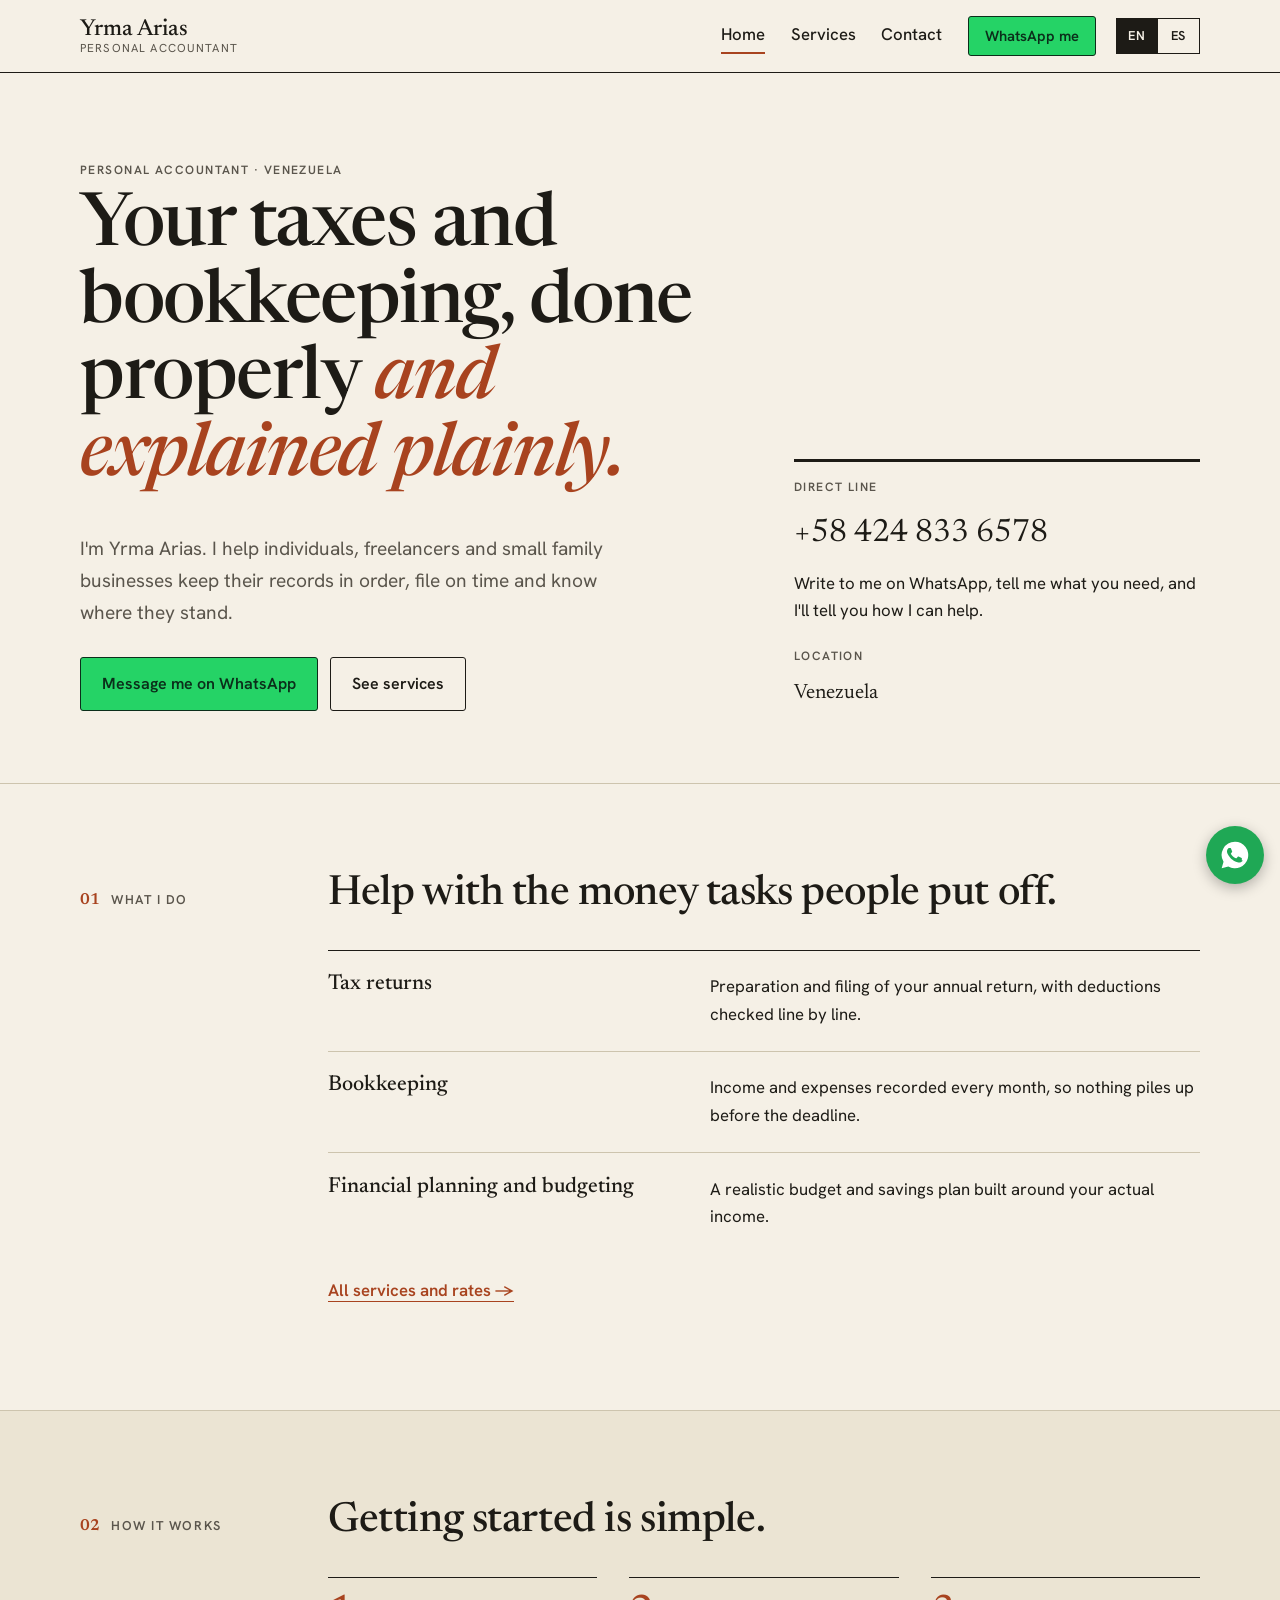
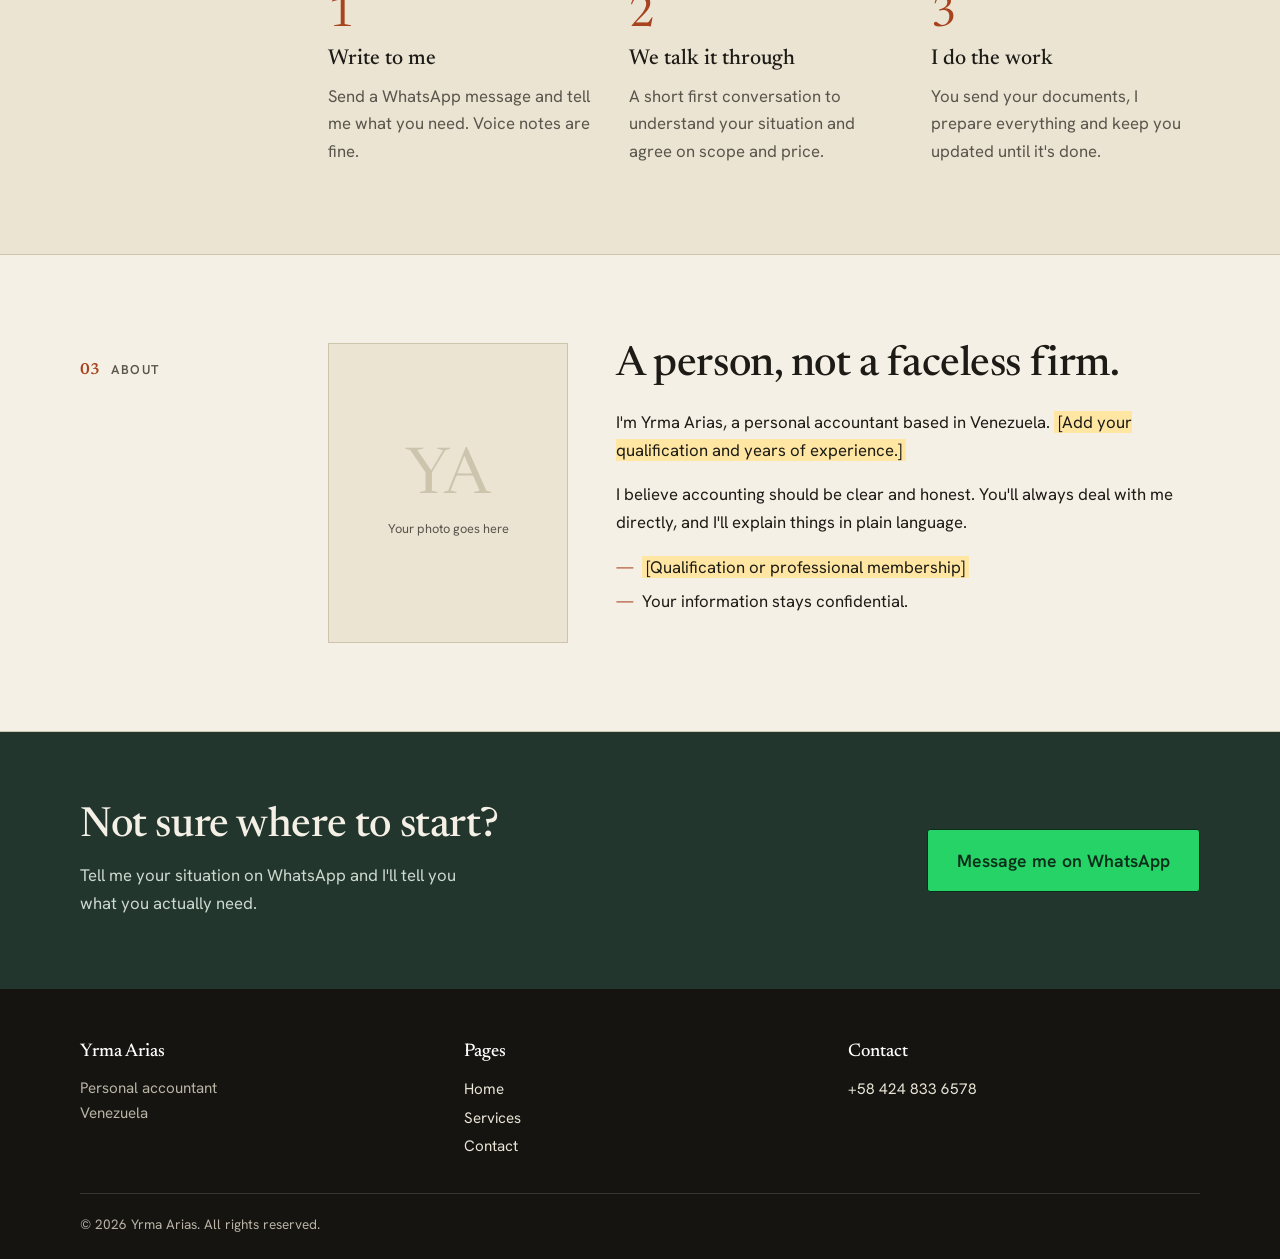
<file: index.html>
<!DOCTYPE html>
<html lang="en">
<head>
  <meta charset="UTF-8" />
  <meta name="viewport" content="width=device-width, initial-scale=1" />
  <title data-i18n="meta.home.title">Yrma Arias | Personal Accountant in Venezuela</title>
  <meta name="description" data-i18n-attr="content:meta.home.desc" content="Personal accounting in Venezuela: tax returns, bookkeeping and financial planning. Message Yrma Arias on WhatsApp." />
  <meta name="theme-color" content="#f5f0e6" />
  <script>try{var l=localStorage.getItem("lang")||((navigator.language||"en").slice(0,2)==="es"?"es":"en");document.documentElement.lang=l;if(l==="es")document.documentElement.classList.add("t-wait")}catch(e){}</script>
  <link rel="preconnect" href="https://fonts.googleapis.com" />
  <link rel="preconnect" href="https://fonts.gstatic.com" crossorigin />
  <link href="https://fonts.googleapis.com/css2?family=Hanken+Grotesk:wght@400;500;600&family=Newsreader:ital,opsz,wght@0,6..72,400;0,6..72,500;1,6..72,400&display=swap" rel="stylesheet" />
  <link rel="stylesheet" href="styles.css" />
</head>
<body>
  <a class="skip" href="#main" data-i18n="skip">Skip to content</a>

  <header class="site-header">
    <div class="container nav">
      <a href="index.html" class="logo">
        <span class="logo-name">Yrma Arias</span>
        <span class="logo-role" data-i18n="brand.role">Personal accountant</span>
      </a>
      <nav id="nav-menu" class="nav-menu" aria-label="Main navigation" data-i18n-attr="aria-label:nav.label">
        <a href="index.html" aria-current="page" data-i18n="nav.home">Home</a>
        <a href="services.html" data-i18n="nav.services">Services</a>
        <a href="contact.html" data-i18n="nav.contact">Contact</a>
        <a href="#" data-wa data-msg-key="msg.default" class="btn btn-wa btn-sm" data-i18n="nav.wa">WhatsApp me</a>
      </nav>
      <div class="lang" role="group" aria-label="Language" data-i18n-attr="aria-label:lang.label">
        <button type="button" data-lang="en" lang="en" aria-label="English">EN</button>
        <button type="button" data-lang="es" lang="es" aria-label="Español">ES</button>
      </div>
      <button class="nav-toggle" type="button" aria-label="Open menu" aria-expanded="false" aria-controls="nav-menu">
        <span></span><span></span><span></span>
      </button>
    </div>
  </header>

  <main id="main">
    <!-- HERO -->
    <section class="hero">
      <div class="container hero-grid">
        <div>
          <p class="eyebrow" data-i18n="home.eyebrow">Personal accountant · Venezuela</p>
          <h1 data-i18n-html="home.h1">Your taxes and bookkeeping, done properly <em>and explained plainly.</em></h1>
          <p class="lead" data-i18n="home.lead">I'm Yrma Arias. I help individuals, freelancers and small family businesses keep their records in order, file on time and know where they stand.</p>
          <div class="actions">
            <a href="#" data-wa data-msg-key="msg.chat" class="btn btn-wa" data-i18n="btn.wa">Message me on WhatsApp</a>
            <a href="services.html" class="btn btn-ghost" data-i18n="home.services">See services</a>
          </div>
        </div>

        <aside class="direct">
          <p class="small-label" data-i18n="home.direct">Direct line</p>
          <a href="#" data-wa data-phone-text class="direct-num">+58 424 833 6578</a>
          <p data-i18n="home.direct.text">Write to me on WhatsApp, tell me what you need, and I'll tell you how I can help.</p>
          <p class="small-label" data-i18n="home.loc">Location</p>
          <p class="direct-loc">Venezuela</p>
        </aside>
      </div>
    </section>

    <!-- SERVICES -->
    <section class="section">
      <div class="container split">
        <div class="label"><span class="n">01</span><span data-i18n="home.svc.eyebrow">What I do</span></div>
        <div>
          <h2 data-i18n="home.svc.h2">Help with the money tasks people put off.</h2>
          <ul class="rows">
            <li>
              <h3 data-i18n="svc.tax.t">Tax returns</h3>
              <p data-i18n="svc.tax.d">Preparation and filing of your annual return, with deductions checked line by line.</p>
            </li>
            <li>
              <h3 data-i18n="svc.book.t">Bookkeeping</h3>
              <p data-i18n="svc.book.d">Income and expenses recorded every month, so nothing piles up before the deadline.</p>
            </li>
            <li>
              <h3 data-i18n="svc.plan.t">Financial planning and budgeting</h3>
              <p data-i18n="svc.plan.d">A realistic budget and savings plan built around your actual income.</p>
            </li>
          </ul>
          <p><a href="services.html" class="text-link" data-i18n="home.svc.all">All services and rates →</a></p>
        </div>
      </div>
    </section>

    <!-- HOW IT WORKS -->
    <section class="section tint">
      <div class="container split">
        <div class="label"><span class="n">02</span><span data-i18n="how.eyebrow">How it works</span></div>
        <div>
          <h2 data-i18n="how.h2">Getting started is simple.</h2>
          <ol class="steps">
            <li>
              <span class="stepn">1</span>
              <h3 data-i18n="how.s1.t">Write to me</h3>
              <p data-i18n="how.s1.d">Send a WhatsApp message and tell me what you need. Voice notes are fine.</p>
            </li>
            <li>
              <span class="stepn">2</span>
              <h3 data-i18n="how.s2.t">We talk it through</h3>
              <p data-i18n="how.s2.d">A short first conversation to understand your situation and agree on scope and price.</p>
            </li>
            <li>
              <span class="stepn">3</span>
              <h3 data-i18n="how.s3.t">I do the work</h3>
              <p data-i18n="how.s3.d">You send your documents, I prepare everything and keep you updated until it's done.</p>
            </li>
          </ol>
        </div>
      </div>
    </section>

    <!-- ABOUT -->
    <section class="section">
      <div class="container split">
        <div class="label"><span class="n">03</span><span data-i18n="about.eyebrow">About</span></div>
        <div class="about">
          <!-- To use a real photo, replace this <figure> with: <img class="about-photo" src="yrma.jpg" alt="Yrma Arias"> -->
          <figure class="about-photo" aria-label="Photo placeholder">
            <span class="initials">YA</span>
            <figcaption data-i18n="about.photo">Your photo goes here</figcaption>
          </figure>
          <div>
            <h2 data-i18n="about.h2">A person, not a faceless firm.</h2>
            <p data-i18n-html="about.p1">I'm Yrma Arias, a personal accountant based in Venezuela. <span class="todo">[Add your qualification and years of experience.]</span></p>
            <p data-i18n="about.p2">I believe accounting should be clear and honest. You'll always deal with me directly, and I'll explain things in plain language.</p>
            <ul class="dash">
              <li data-i18n-html="about.li1"><span class="todo">[Qualification or professional membership]</span></li>
              <li data-i18n="about.li2">Your information stays confidential.</li>
            </ul>
          </div>
        </div>
      </div>
    </section>

    <!-- CTA -->
    <section class="cta">
      <div class="container cta-inner">
        <div>
          <h2 data-i18n="cta.h2">Not sure where to start?</h2>
          <p data-i18n="cta.p">Tell me your situation on WhatsApp and I'll tell you what you actually need.</p>
        </div>
        <a href="#" data-wa data-msg-key="msg.chat" class="btn btn-wa btn-lg" data-i18n="btn.wa">Message me on WhatsApp</a>
      </div>
    </section>
  </main>

  <footer class="site-footer">
    <div class="container footer-grid">
      <div>
        <strong>Yrma Arias</strong>
        <p><span data-i18n="brand.role">Personal accountant</span><br />Venezuela</p>
      </div>
      <div class="footer-links">
        <strong data-i18n="footer.pages">Pages</strong>
        <a href="index.html" data-i18n="nav.home">Home</a>
        <a href="services.html" data-i18n="nav.services">Services</a>
        <a href="contact.html" data-i18n="nav.contact">Contact</a>
      </div>
      <div class="footer-links">
        <strong data-i18n="footer.contact">Contact</strong>
        <a href="#" data-wa data-phone-text>+58 424 833 6578</a>
        <a href="#" data-email-link></a>
      </div>
    </div>
    <div class="container copy">© <span id="year"></span> Yrma Arias. <span data-i18n="footer.rights">All rights reserved.</span></div>
  </footer>

  <a href="#" data-wa data-msg-key="msg.default" class="wa-float" aria-label="Chat on WhatsApp" data-i18n-attr="aria-label:wa.float">
    <svg viewBox="0 0 24 24" aria-hidden="true"><path fill-rule="evenodd" d="M12 2a10 10 0 0 0-8.6 15.1L2 22l5-1.3A10 10 0 1 0 12 2Zm5.8 14.2c-.2.7-1.4 1.3-2 1.4-.5.1-1.2.1-1.9-.1-.4-.1-1-.3-1.7-.6-3-1.3-4.9-4.3-5-4.5-.1-.2-1.2-1.6-1.2-3s.8-2.1 1-2.4c.3-.3.6-.3.8-.3h.6c.2 0 .4 0 .6.5l.8 2c.1.2.1.4 0 .5l-.3.5-.4.4c-.1.2-.3.3-.1.6.2.3.7 1.2 1.5 1.9 1 .9 1.9 1.2 2.2 1.3.3.1.4.1.6-.1l.8-1c.2-.3.4-.2.6-.1l1.9.9c.3.1.5.2.5.3.1.2.1.8-.1 1.5Z"/></svg>
  </a>

  <script src="i18n.js"></script>
  <script src="script.js"></script>
</body>
</html>
</file>
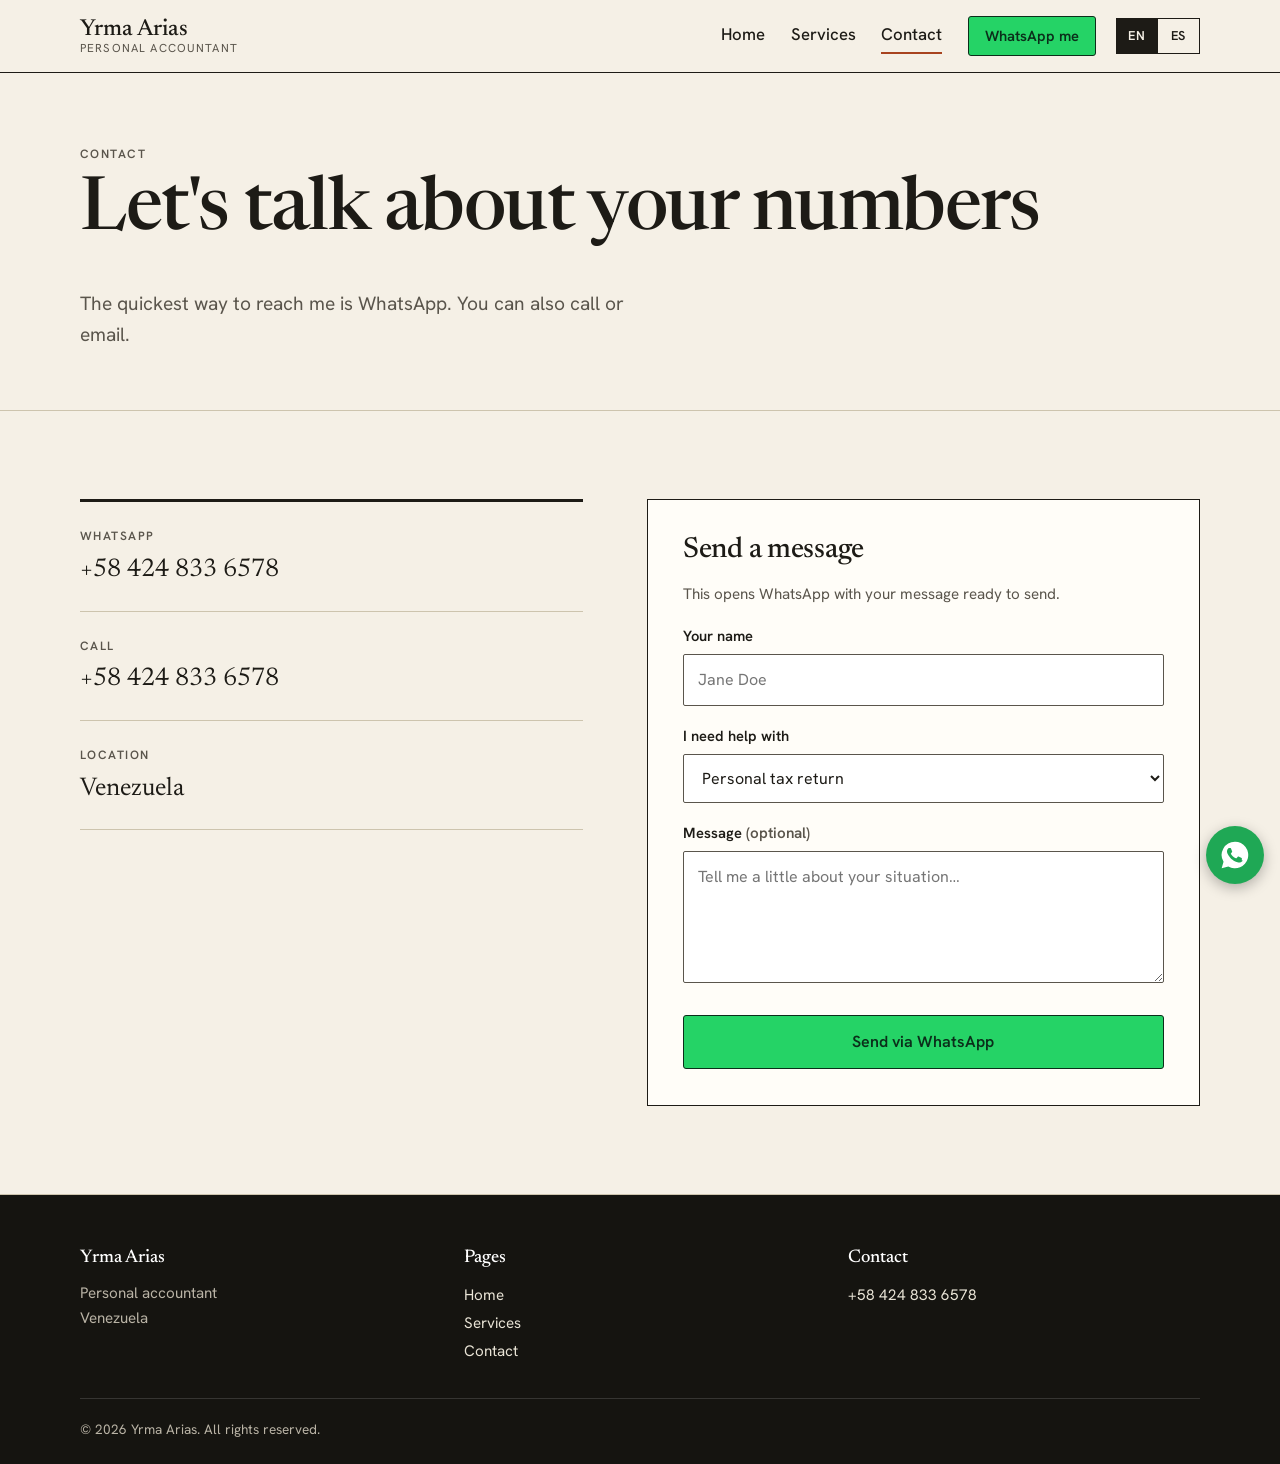
<file: contact.html>
<!DOCTYPE html>
<html lang="en">
<head>
  <meta charset="UTF-8" />
  <meta name="viewport" content="width=device-width, initial-scale=1" />
  <title data-i18n="meta.contact.title">Contact | Yrma Arias</title>
  <meta name="description" data-i18n-attr="content:meta.contact.desc" content="Contact Yrma Arias on WhatsApp, by phone or by email." />
  <meta name="theme-color" content="#f5f0e6" />
  <script>try{var l=localStorage.getItem("lang")||((navigator.language||"en").slice(0,2)==="es"?"es":"en");document.documentElement.lang=l;if(l==="es")document.documentElement.classList.add("t-wait")}catch(e){}</script>
  <link rel="preconnect" href="https://fonts.googleapis.com" />
  <link rel="preconnect" href="https://fonts.gstatic.com" crossorigin />
  <link href="https://fonts.googleapis.com/css2?family=Hanken+Grotesk:wght@400;500;600&family=Newsreader:ital,opsz,wght@0,6..72,400;0,6..72,500;1,6..72,400&display=swap" rel="stylesheet" />
  <link rel="stylesheet" href="styles.css" />
</head>
<body>
  <a class="skip" href="#main" data-i18n="skip">Skip to content</a>

  <header class="site-header">
    <div class="container nav">
      <a href="index.html" class="logo">
        <span class="logo-name">Yrma Arias</span>
        <span class="logo-role" data-i18n="brand.role">Personal accountant</span>
      </a>
      <nav id="nav-menu" class="nav-menu" aria-label="Main navigation" data-i18n-attr="aria-label:nav.label">
        <a href="index.html" data-i18n="nav.home">Home</a>
        <a href="services.html" data-i18n="nav.services">Services</a>
        <a href="contact.html" aria-current="page" data-i18n="nav.contact">Contact</a>
        <a href="#" data-wa data-msg-key="msg.default" class="btn btn-wa btn-sm" data-i18n="nav.wa">WhatsApp me</a>
      </nav>
      <div class="lang" role="group" aria-label="Language" data-i18n-attr="aria-label:lang.label">
        <button type="button" data-lang="en" lang="en" aria-label="English">EN</button>
        <button type="button" data-lang="es" lang="es" aria-label="Español">ES</button>
      </div>
      <button class="nav-toggle" type="button" aria-label="Open menu" aria-expanded="false" aria-controls="nav-menu">
        <span></span><span></span><span></span>
      </button>
    </div>
  </header>

  <main id="main">
    <section class="page-hero">
      <div class="container">
        <p class="eyebrow" data-i18n="contact.eyebrow">Contact</p>
        <h1 data-i18n="contact.h1">Let's talk about your numbers</h1>
        <p class="lead" data-i18n="contact.lead">The quickest way to reach me is WhatsApp. You can also call or email.</p>
      </div>
    </section>

    <section class="section">
      <div class="container contact-grid">

        <div class="clist">
          <a href="#" data-wa data-msg-key="msg.chat" class="crow crow-wa">
            <span class="small-label">WhatsApp</span>
            <span class="cval" data-phone-text>+58 424 833 6578</span>
          </a>
          <a href="#" data-tel-link class="crow">
            <span class="small-label" data-i18n="contact.call">Call</span>
            <span class="cval" data-phone-text>+58 424 833 6578</span>
          </a>
          <a href="#" data-email-link class="crow">
            <span class="small-label" data-i18n="contact.email">Email</span>
            <span class="cval" data-email-text></span>
          </a>
          <div class="crow">
            <span class="small-label" data-i18n="contact.loc">Location</span>
            <span class="cval">Venezuela</span>
          </div>
        </div>

        <form id="contact-form" class="form" novalidate>
          <h2 data-i18n="form.h2">Send a message</h2>
          <p class="muted" data-i18n="form.note">This opens WhatsApp with your message ready to send.</p>

          <label for="name" data-i18n="form.name">Your name</label>
          <input id="name" type="text" autocomplete="name" required placeholder="Jane Doe" data-i18n-attr="placeholder:form.name.ph" />

          <label for="service" data-i18n="form.service">I need help with</label>
          <select id="service">
            <option data-i18n="form.opt1">Personal tax return</option>
            <option data-i18n="form.opt2">Bookkeeping</option>
            <option data-i18n="form.opt3">Financial planning</option>
            <option data-i18n="form.opt4">Self-employed support</option>
            <option data-i18n="form.opt5">Not sure yet</option>
          </select>

          <label for="message"><span data-i18n="form.msg">Message</span> <span class="muted" data-i18n="form.optional">(optional)</span></label>
          <textarea id="message" rows="4" placeholder="Tell me a little about your situation…" data-i18n-attr="placeholder:form.msg.ph"></textarea>

          <button type="submit" class="btn btn-wa btn-block" data-i18n="form.send">Send via WhatsApp</button>
          <p class="form-error" id="form-error" role="alert" hidden data-i18n="form.err">Please enter your name.</p>
        </form>

      </div>
    </section>
  </main>

  <footer class="site-footer">
    <div class="container footer-grid">
      <div>
        <strong>Yrma Arias</strong>
        <p><span data-i18n="brand.role">Personal accountant</span><br />Venezuela</p>
      </div>
      <div class="footer-links">
        <strong data-i18n="footer.pages">Pages</strong>
        <a href="index.html" data-i18n="nav.home">Home</a>
        <a href="services.html" data-i18n="nav.services">Services</a>
        <a href="contact.html" data-i18n="nav.contact">Contact</a>
      </div>
      <div class="footer-links">
        <strong data-i18n="footer.contact">Contact</strong>
        <a href="#" data-wa data-phone-text>+58 424 833 6578</a>
        <a href="#" data-email-link></a>
      </div>
    </div>
    <div class="container copy">© <span id="year"></span> Yrma Arias. <span data-i18n="footer.rights">All rights reserved.</span></div>
  </footer>

  <a href="#" data-wa data-msg-key="msg.default" class="wa-float" aria-label="Chat on WhatsApp" data-i18n-attr="aria-label:wa.float">
    <svg viewBox="0 0 24 24" aria-hidden="true"><path fill-rule="evenodd" d="M12 2a10 10 0 0 0-8.6 15.1L2 22l5-1.3A10 10 0 1 0 12 2Zm5.8 14.2c-.2.7-1.4 1.3-2 1.4-.5.1-1.2.1-1.9-.1-.4-.1-1-.3-1.7-.6-3-1.3-4.9-4.3-5-4.5-.1-.2-1.2-1.6-1.2-3s.8-2.1 1-2.4c.3-.3.6-.3.8-.3h.6c.2 0 .4 0 .6.5l.8 2c.1.2.1.4 0 .5l-.3.5-.4.4c-.1.2-.3.3-.1.6.2.3.7 1.2 1.5 1.9 1 .9 1.9 1.2 2.2 1.3.3.1.4.1.6-.1l.8-1c.2-.3.4-.2.6-.1l1.9.9c.3.1.5.2.5.3.1.2.1.8-.1 1.5Z"/></svg>
  </a>

  <script src="i18n.js"></script>
  <script src="script.js"></script>
</body>
</html>
</file>
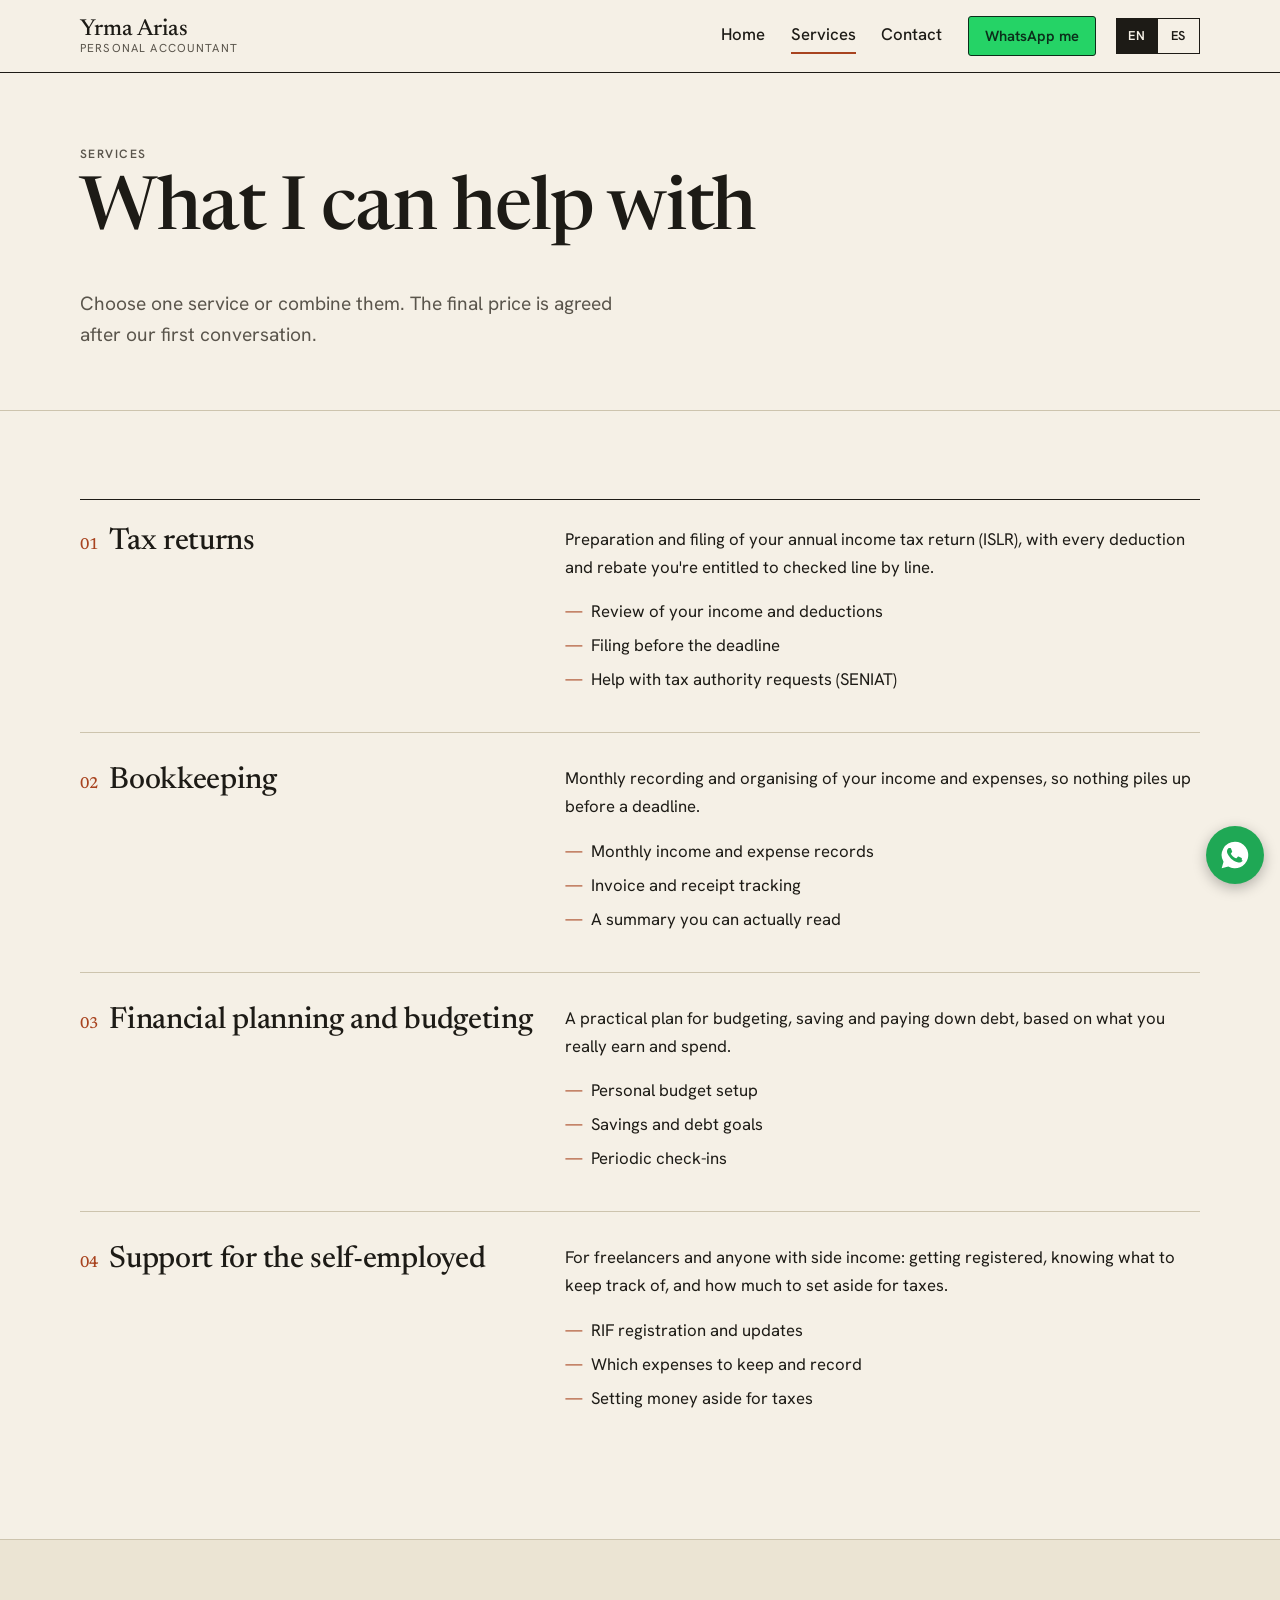
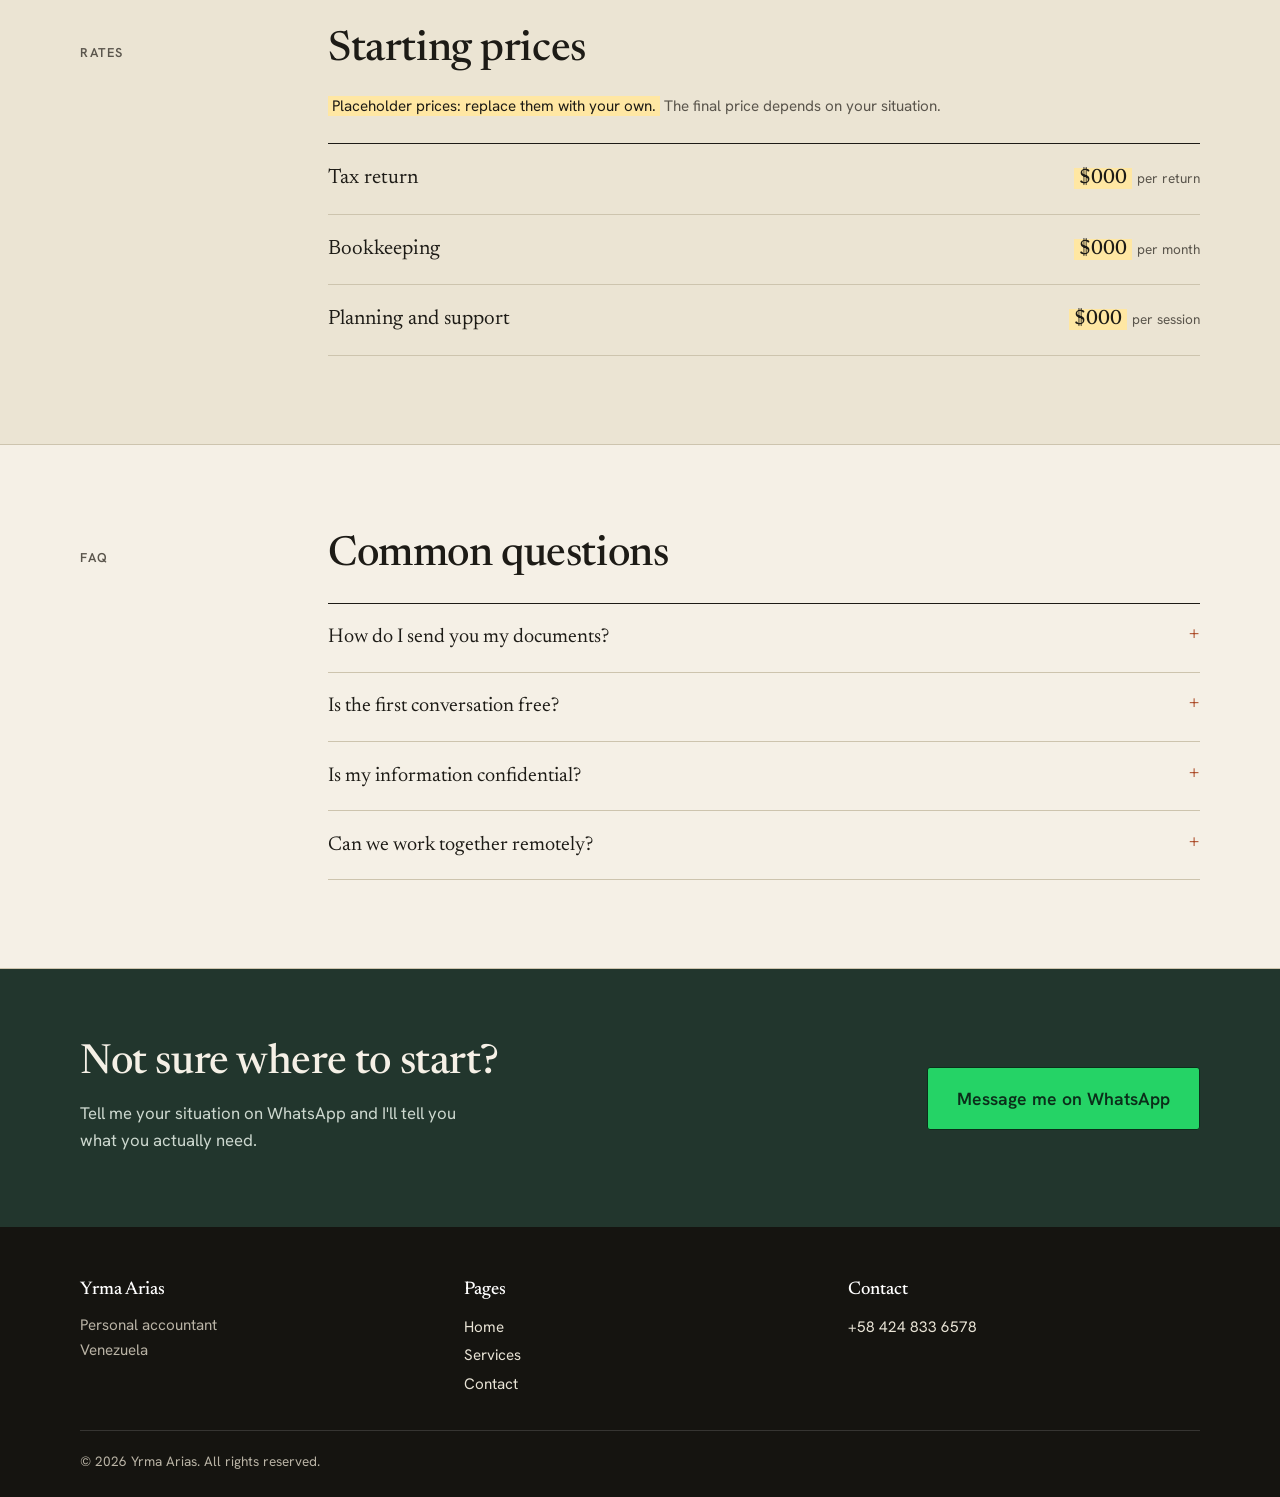
<file: services.html>
<!DOCTYPE html>
<html lang="en">
<head>
  <meta charset="UTF-8" />
  <meta name="viewport" content="width=device-width, initial-scale=1" />
  <title data-i18n="meta.svc.title">Services and rates | Yrma Arias</title>
  <meta name="description" data-i18n-attr="content:meta.svc.desc" content="Tax returns, bookkeeping, financial planning and support for the self-employed, with Yrma Arias in Venezuela." />
  <meta name="theme-color" content="#f5f0e6" />
  <script>try{var l=localStorage.getItem("lang")||((navigator.language||"en").slice(0,2)==="es"?"es":"en");document.documentElement.lang=l;if(l==="es")document.documentElement.classList.add("t-wait")}catch(e){}</script>
  <link rel="preconnect" href="https://fonts.googleapis.com" />
  <link rel="preconnect" href="https://fonts.gstatic.com" crossorigin />
  <link href="https://fonts.googleapis.com/css2?family=Hanken+Grotesk:wght@400;500;600&family=Newsreader:ital,opsz,wght@0,6..72,400;0,6..72,500;1,6..72,400&display=swap" rel="stylesheet" />
  <link rel="stylesheet" href="styles.css" />
</head>
<body>
  <a class="skip" href="#main" data-i18n="skip">Skip to content</a>

  <header class="site-header">
    <div class="container nav">
      <a href="index.html" class="logo">
        <span class="logo-name">Yrma Arias</span>
        <span class="logo-role" data-i18n="brand.role">Personal accountant</span>
      </a>
      <nav id="nav-menu" class="nav-menu" aria-label="Main navigation" data-i18n-attr="aria-label:nav.label">
        <a href="index.html" data-i18n="nav.home">Home</a>
        <a href="services.html" aria-current="page" data-i18n="nav.services">Services</a>
        <a href="contact.html" data-i18n="nav.contact">Contact</a>
        <a href="#" data-wa data-msg-key="msg.default" class="btn btn-wa btn-sm" data-i18n="nav.wa">WhatsApp me</a>
      </nav>
      <div class="lang" role="group" aria-label="Language" data-i18n-attr="aria-label:lang.label">
        <button type="button" data-lang="en" lang="en" aria-label="English">EN</button>
        <button type="button" data-lang="es" lang="es" aria-label="Español">ES</button>
      </div>
      <button class="nav-toggle" type="button" aria-label="Open menu" aria-expanded="false" aria-controls="nav-menu">
        <span></span><span></span><span></span>
      </button>
    </div>
  </header>

  <main id="main">
    <section class="page-hero">
      <div class="container">
        <p class="eyebrow" data-i18n="svc.eyebrow">Services</p>
        <h1 data-i18n="svc.h1">What I can help with</h1>
        <p class="lead" data-i18n="svc.lead">Choose one service or combine them. The final price is agreed after our first conversation.</p>
      </div>
    </section>

    <section class="section">
      <div class="container">
        <article class="svc">
          <h2><span class="n">01</span><span data-i18n="svc.tax.t">Tax returns</span></h2>
          <div>
            <p data-i18n="svc.tax.long">Preparation and filing of your annual income tax return (ISLR), with every deduction and rebate you're entitled to checked line by line.</p>
            <ul class="dash">
              <li data-i18n="svc.tax.i1">Review of your income and deductions</li>
              <li data-i18n="svc.tax.i2">Filing before the deadline</li>
              <li data-i18n="svc.tax.i3">Help with tax authority requests (SENIAT)</li>
            </ul>
          </div>
        </article>

        <article class="svc">
          <h2><span class="n">02</span><span data-i18n="svc.book.t">Bookkeeping</span></h2>
          <div>
            <p data-i18n="svc.book.long">Monthly recording and organising of your income and expenses, so nothing piles up before a deadline.</p>
            <ul class="dash">
              <li data-i18n="svc.book.i1">Monthly income and expense records</li>
              <li data-i18n="svc.book.i2">Invoice and receipt tracking</li>
              <li data-i18n="svc.book.i3">A summary you can actually read</li>
            </ul>
          </div>
        </article>

        <article class="svc">
          <h2><span class="n">03</span><span data-i18n="svc.plan.t">Financial planning and budgeting</span></h2>
          <div>
            <p data-i18n="svc.plan.long">A practical plan for budgeting, saving and paying down debt, based on what you really earn and spend.</p>
            <ul class="dash">
              <li data-i18n="svc.plan.i1">Personal budget setup</li>
              <li data-i18n="svc.plan.i2">Savings and debt goals</li>
              <li data-i18n="svc.plan.i3">Periodic check-ins</li>
            </ul>
          </div>
        </article>

        <article class="svc">
          <h2><span class="n">04</span><span data-i18n="svc.self.t">Support for the self-employed</span></h2>
          <div>
            <p data-i18n="svc.self.long">For freelancers and anyone with side income: getting registered, knowing what to keep track of, and how much to set aside for taxes.</p>
            <ul class="dash">
              <li data-i18n="svc.self.i1">RIF registration and updates</li>
              <li data-i18n="svc.self.i2">Which expenses to keep and record</li>
              <li data-i18n="svc.self.i3">Setting money aside for taxes</li>
            </ul>
          </div>
        </article>
      </div>
    </section>

    <!-- RATES -->
    <section class="section tint">
      <div class="container split">
        <div class="label"><span data-i18n="price.eyebrow">Rates</span></div>
        <div>
          <h2 data-i18n="price.h2">Starting prices</h2>
          <p class="muted" data-i18n-html="price.note"><span class="todo">Placeholder prices: replace them with your own.</span> The final price depends on your situation.</p>
          <div class="rates">
            <div class="rate"><span data-i18n="price.tax">Tax return</span><span><b class="amt todo">$000</b> <small data-i18n="price.tax.u">per return</small></span></div>
            <div class="rate"><span data-i18n="price.book">Bookkeeping</span><span><b class="amt todo">$000</b> <small data-i18n="price.book.u">per month</small></span></div>
            <div class="rate"><span data-i18n="price.plan">Planning and support</span><span><b class="amt todo">$000</b> <small data-i18n="price.plan.u">per session</small></span></div>
          </div>
        </div>
      </div>
    </section>

    <!-- FAQ -->
    <section class="section">
      <div class="container split">
        <div class="label"><span data-i18n="faq.eyebrow">FAQ</span></div>
        <div>
          <h2 data-i18n="faq.h2">Common questions</h2>
          <details>
            <summary data-i18n="faq.q1">How do I send you my documents?</summary>
            <p data-i18n="faq.a1">By WhatsApp photo, by email, or whichever way is easiest for you.</p>
          </details>
          <details>
            <summary data-i18n="faq.q2">Is the first conversation free?</summary>
            <p data-i18n="faq.a2">Yes. No cost and no commitment. We'll see whether I can help.</p>
          </details>
          <details>
            <summary data-i18n="faq.q3">Is my information confidential?</summary>
            <p data-i18n="faq.a3">Yes. Your financial details are only used to do your work and are never shared.</p>
          </details>
          <details>
            <summary data-i18n="faq.q4">Can we work together remotely?</summary>
            <p data-i18n="faq.a4">Yes. Everything can be done over WhatsApp, phone or email.</p>
          </details>
        </div>
      </div>
    </section>

    <section class="cta">
      <div class="container cta-inner">
        <div>
          <h2 data-i18n="cta.h2">Not sure where to start?</h2>
          <p data-i18n="cta.p">Tell me your situation on WhatsApp and I'll tell you what you actually need.</p>
        </div>
        <a href="#" data-wa data-msg-key="msg.chat" class="btn btn-wa btn-lg" data-i18n="btn.wa">Message me on WhatsApp</a>
      </div>
    </section>
  </main>

  <footer class="site-footer">
    <div class="container footer-grid">
      <div>
        <strong>Yrma Arias</strong>
        <p><span data-i18n="brand.role">Personal accountant</span><br />Venezuela</p>
      </div>
      <div class="footer-links">
        <strong data-i18n="footer.pages">Pages</strong>
        <a href="index.html" data-i18n="nav.home">Home</a>
        <a href="services.html" data-i18n="nav.services">Services</a>
        <a href="contact.html" data-i18n="nav.contact">Contact</a>
      </div>
      <div class="footer-links">
        <strong data-i18n="footer.contact">Contact</strong>
        <a href="#" data-wa data-phone-text>+58 424 833 6578</a>
        <a href="#" data-email-link></a>
      </div>
    </div>
    <div class="container copy">© <span id="year"></span> Yrma Arias. <span data-i18n="footer.rights">All rights reserved.</span></div>
  </footer>

  <a href="#" data-wa data-msg-key="msg.default" class="wa-float" aria-label="Chat on WhatsApp" data-i18n-attr="aria-label:wa.float">
    <svg viewBox="0 0 24 24" aria-hidden="true"><path fill-rule="evenodd" d="M12 2a10 10 0 0 0-8.6 15.1L2 22l5-1.3A10 10 0 1 0 12 2Zm5.8 14.2c-.2.7-1.4 1.3-2 1.4-.5.1-1.2.1-1.9-.1-.4-.1-1-.3-1.7-.6-3-1.3-4.9-4.3-5-4.5-.1-.2-1.2-1.6-1.2-3s.8-2.1 1-2.4c.3-.3.6-.3.8-.3h.6c.2 0 .4 0 .6.5l.8 2c.1.2.1.4 0 .5l-.3.5-.4.4c-.1.2-.3.3-.1.6.2.3.7 1.2 1.5 1.9 1 .9 1.9 1.2 2.2 1.3.3.1.4.1.6-.1l.8-1c.2-.3.4-.2.6-.1l1.9.9c.3.1.5.2.5.3.1.2.1.8-.1 1.5Z"/></svg>
  </a>

  <script src="i18n.js"></script>
  <script src="script.js"></script>
</body>
</html>
</file>
<file: styles.css>
/* ---------- Tokens ---------- */
:root {
  --paper: #f5f0e6;
  --tint: #ebe4d3;
  --card: #fffdf8;
  --ink: #1d1b16;
  --soft: #5a554c;
  --rule: #cdc4ae;
  --accent: #a8431f;
  --deep: #22362d;
  --wa: #25d366;
  --wa-hover: #1fbf5c;
  --wa-ink: #0b2e1a;
  --font-head: "Newsreader", Georgia, "Times New Roman", serif;
  --font-body: "Hanken Grotesk", system-ui, -apple-system, "Segoe UI", Roboto, sans-serif;
}

/* ---------- Base ---------- */
*, *::before, *::after { box-sizing: border-box; }
[hidden] { display: none !important; }
html { scroll-behavior: smooth; }
body {
  margin: 0; font-family: var(--font-body); font-size: 1.05rem; line-height: 1.65;
  color: var(--ink); background: var(--paper); -webkit-text-size-adjust: 100%;
}
/* hides the page for a split second when Spanish is loading, to avoid an English flash */
.t-wait body { opacity: 0; animation: reveal 0s 1.2s forwards; }
@keyframes reveal { to { opacity: 1; } }

a { color: var(--accent); }
h1, h2, h3 { font-family: var(--font-head); font-weight: 500; line-height: 1.1; margin: 0 0 .5em; color: var(--ink); }
h1 { font-size: clamp(2.4rem, 6.5vw, 4.6rem); letter-spacing: -.02em; line-height: 1.04; }
h1 em { color: var(--accent); }
h2 { font-size: clamp(1.7rem, 4vw, 2.6rem); letter-spacing: -.01em; }
h3 { font-size: 1.35rem; }
p { margin: 0 0 1em; }
.container { width: min(1120px, 100% - 2.5rem); margin-inline: auto; }
.muted { color: var(--soft); font-size: .95rem; }
.lead { font-size: 1.2rem; color: var(--soft); max-width: 52ch; }
.eyebrow, .small-label {
  text-transform: uppercase; letter-spacing: .12em; font-size: .75rem; font-weight: 600;
  color: var(--soft); margin: 0 0 .6rem;
}
:focus-visible { outline: 3px solid var(--accent); outline-offset: 3px; }
.skip { position: absolute; left: -999px; top: 0; background: var(--ink); color: #fff; padding: .6rem 1rem; z-index: 100; }
.skip:focus { left: 0; }
.todo { background: #ffe7a3; color: var(--ink); padding: 0 .25em; }

/* ---------- Buttons ---------- */
.btn {
  display: inline-flex; align-items: center; justify-content: center; gap: .5rem;
  padding: .8rem 1.3rem; min-height: 48px; border-radius: 3px; border: 1.5px solid var(--ink);
  font: inherit; font-weight: 600; font-size: 1rem; text-decoration: none; cursor: pointer;
  color: var(--ink); background: transparent; transition: background .15s, color .15s;
}
.btn-wa { background: var(--wa); border-color: var(--wa-ink); color: var(--wa-ink); }
.btn-wa:hover { background: var(--wa-hover); }
.btn-ghost:hover { background: var(--ink); color: var(--paper); }
.btn-sm { min-height: 40px; padding: .45rem 1rem; font-size: .92rem; }
.btn-lg { padding: 1rem 1.8rem; font-size: 1.1rem; }
.btn-block { width: 100%; }
.text-link { font-weight: 600; text-decoration: none; border-bottom: 1.5px solid var(--accent); }
.text-link:hover { background: rgba(168, 67, 31, .08); }

/* ---------- Header ---------- */
.site-header { position: sticky; top: 0; z-index: 50; background: var(--paper); border-bottom: 1px solid var(--ink); }
.nav { display: flex; align-items: center; gap: 1.25rem; min-height: 72px; }
.logo { display: flex; flex-direction: column; text-decoration: none; color: var(--ink); line-height: 1.1; }
.logo-name { font-family: var(--font-head); font-size: 1.45rem; font-weight: 500; }
.logo-role { font-size: .72rem; letter-spacing: .1em; text-transform: uppercase; color: var(--soft); }

.nav-menu { margin-left: auto; display: flex; align-items: center; gap: 1.6rem; }
.nav-menu a:not(.btn) { color: var(--ink); text-decoration: none; font-weight: 500; padding: .2rem 0; border-bottom: 2px solid transparent; }
.nav-menu a:not(.btn):hover, .nav-menu a[aria-current="page"] { border-bottom-color: var(--accent); }

.lang { display: flex; }
.lang button {
  font: inherit; font-size: .8rem; font-weight: 600; letter-spacing: .05em; cursor: pointer;
  min-width: 42px; min-height: 36px; padding: 0 .5rem; background: transparent; color: var(--ink);
  border: 1px solid var(--ink);
}
.lang button + button { border-left: 0; }
.lang button[aria-pressed="true"] { background: var(--ink); color: var(--paper); }

.nav-toggle { display: none; background: none; border: 0; width: 44px; height: 44px; cursor: pointer; padding: 0; }
.nav-toggle span { display: block; width: 24px; height: 2px; background: var(--ink); margin: 5px auto; transition: transform .25s, opacity .2s; }
.nav-toggle[aria-expanded="true"] span:nth-child(1) { transform: translateY(7px) rotate(45deg); }
.nav-toggle[aria-expanded="true"] span:nth-child(2) { opacity: 0; }
.nav-toggle[aria-expanded="true"] span:nth-child(3) { transform: translateY(-7px) rotate(-45deg); }

/* ---------- Hero ---------- */
.hero { padding: clamp(2.5rem, 7vw, 5.5rem) 0 clamp(2.5rem, 6vw, 4.5rem); border-bottom: 1px solid var(--rule); }
.hero-grid { display: grid; grid-template-columns: 1.6fr 1fr; gap: clamp(2rem, 5vw, 4.5rem); align-items: end; }
.actions { display: flex; flex-wrap: wrap; gap: .8rem; margin-top: 1.8rem; }
.direct { border-top: 3px solid var(--ink); padding-top: 1rem; }
.direct-num { display: block; font-family: var(--font-head); font-size: clamp(1.6rem, 3vw, 2rem); color: var(--ink); text-decoration: none; margin-bottom: .6rem; }
.direct-num:hover { color: var(--accent); }
.direct-loc { font-family: var(--font-head); font-size: 1.3rem; margin: 0; }
.direct .small-label:not(:first-child) { margin-top: 1.4rem; }

/* ---------- Sections ---------- */
.section { padding: clamp(3rem, 7vw, 5.5rem) 0; border-bottom: 1px solid var(--rule); }
.tint { background: var(--tint); }
.split { display: grid; grid-template-columns: minmax(0, 200px) minmax(0, 1fr); gap: 1.5rem 3rem; }
.label { font-size: .8rem; font-weight: 600; letter-spacing: .12em; text-transform: uppercase; color: var(--soft); padding-top: .9rem; }
.n { font-family: var(--font-head); font-size: 1rem; color: var(--accent); margin-right: .7rem; letter-spacing: 0; }
.page-hero { padding: clamp(2.5rem, 6vw, 4.5rem) 0 2.5rem; border-bottom: 1px solid var(--rule); }

.rows { list-style: none; padding: 0; margin: 2rem 0 1.5rem; }
.rows li { display: grid; grid-template-columns: 1fr 1.4fr; gap: .5rem 2rem; padding: 1.4rem 0; border-top: 1px solid var(--rule); }
.rows li:first-child { border-top-color: var(--ink); }
.rows h3, .rows p { margin: 0; }

.steps { list-style: none; padding: 0; margin: 2rem 0 0; display: grid; grid-template-columns: repeat(3, 1fr); gap: 2rem; }
.steps li { border-top: 1px solid var(--ink); padding-top: 1rem; }
.stepn { display: block; font-family: var(--font-head); font-size: 2.8rem; line-height: 1; color: var(--accent); margin-bottom: .6rem; }
.steps p { color: var(--soft); margin: 0; }

.about { display: grid; grid-template-columns: minmax(0, 240px) 1fr; gap: 3rem; align-items: start; }
.about-photo {
  margin: 0; aspect-ratio: 4 / 5; width: 100%; object-fit: cover; background: var(--tint);
  border: 1px solid var(--rule); display: grid; place-content: center; text-align: center; gap: .5rem;
}
.initials { font-family: var(--font-head); font-size: 4rem; color: var(--rule); line-height: 1; }
.about-photo figcaption { font-size: .8rem; color: var(--soft); }

.dash { list-style: none; padding: 0; margin: 1rem 0 0; }
.dash li { position: relative; padding-left: 1.6rem; margin-bottom: .4rem; }
.dash li::before { content: "—"; position: absolute; left: 0; color: var(--accent); }

/* ---------- Services page ---------- */
.svc { display: grid; grid-template-columns: 1fr 1.4fr; gap: 1rem 2rem; padding: 2rem 0; border-top: 1px solid var(--rule); }
.svc:first-child { border-top-color: var(--ink); padding-top: 1.6rem; }
.svc h2 { font-size: clamp(1.4rem, 3vw, 1.9rem); margin: 0; }
.svc p { margin-top: 0; }

.rates { margin-top: 1.5rem; border-bottom: 1px solid var(--rule); }
.rate { display: flex; justify-content: space-between; align-items: baseline; gap: 1rem; padding: 1.1rem 0; border-top: 1px solid var(--rule); font-family: var(--font-head); font-size: 1.3rem; }
.rate:first-child { border-top-color: var(--ink); }
.rate small { font-family: var(--font-body); font-size: .85rem; color: var(--soft); }
.amt { font-weight: 500; }

details { border-top: 1px solid var(--rule); padding: 1.1rem 0; }
details:first-of-type { margin-top: 1.5rem; border-top-color: var(--ink); }
details:last-of-type { border-bottom: 1px solid var(--rule); }
summary { cursor: pointer; font-family: var(--font-head); font-size: 1.25rem; list-style: none; display: flex; justify-content: space-between; gap: 1rem; }
summary::-webkit-details-marker { display: none; }
summary::after { content: "+"; font-size: 1.5rem; line-height: 1; color: var(--accent); }
details[open] summary::after { content: "–"; }
details p { margin: .8rem 0 0; color: var(--soft); max-width: 60ch; }

/* ---------- Contact page ---------- */
.contact-grid { display: grid; grid-template-columns: 1fr 1.1fr; gap: clamp(2rem, 5vw, 4rem); align-items: start; }
.crow { display: block; padding: 1.2rem 0; border-top: 1px solid var(--rule); text-decoration: none; color: var(--ink); }
.crow:first-child { border-top: 3px solid var(--ink); }
.crow:last-child { border-bottom: 1px solid var(--rule); }
.cval { display: block; font-family: var(--font-head); font-size: 1.6rem; overflow-wrap: anywhere; }
a.crow:hover .cval { color: var(--accent); }

.form { background: var(--card); border: 1px solid var(--ink); padding: clamp(1.4rem, 4vw, 2.2rem); }
.form h2 { font-size: 1.8rem; }
.form label { display: block; font-weight: 600; font-size: .92rem; margin: 1.1rem 0 .35rem; }
.form input, .form select, .form textarea {
  width: 100%; padding: .75rem .9rem; border: 1px solid var(--soft); border-radius: 2px;
  font: inherit; font-size: 1rem; background: #fff; color: var(--ink);
}
.form input:focus, .form select:focus, .form textarea:focus { outline: 3px solid var(--accent); outline-offset: 1px; border-color: var(--ink); }
.form .btn { margin-top: 1.5rem; }
.form-error { color: #a4210f; font-weight: 600; font-size: .92rem; margin: .8rem 0 0; }

/* ---------- CTA ---------- */
.cta { background: var(--deep); color: var(--paper); padding: clamp(2.5rem, 6vw, 4.5rem) 0; }
.cta-inner { display: flex; flex-wrap: wrap; gap: 1.5rem 3rem; align-items: center; justify-content: space-between; }
.cta h2 { color: var(--paper); margin-bottom: .3em; }
.cta p { color: #cdd8cf; margin: 0; max-width: 46ch; }

/* ---------- Footer ---------- */
.site-footer { background: #151410; color: #b9b3a5; padding: 3rem 0 1.5rem; font-size: .95rem; }
.site-footer strong { display: block; color: #fff; margin-bottom: .5rem; font-family: var(--font-head); font-size: 1.15rem; font-weight: 500; }
.site-footer a { color: #e9e4d6; text-decoration: none; }
.site-footer a:hover { text-decoration: underline; }
.footer-links a { display: block; padding: .1rem 0; }
.footer-grid { display: grid; grid-template-columns: repeat(3, 1fr); gap: 2rem; }
.footer-grid p { margin: 0; }
.copy { margin-top: 2rem; padding-top: 1.2rem; border-top: 1px solid rgba(255, 255, 255, .14); font-size: .85rem; }

/* ---------- Floating WhatsApp ---------- */
.wa-float {
  position: fixed; right: 16px; bottom: 16px; z-index: 60; width: 58px; height: 58px; border-radius: 50%;
  background: #1fa855; display: grid; place-items: center; box-shadow: 0 4px 14px rgba(0, 0, 0, .28);
  transition: transform .15s;
}
.wa-float:hover { transform: scale(1.06); }
.wa-float svg { width: 32px; height: 32px; fill: #fff; }

/* ---------- Responsive ---------- */
@media (max-width: 900px) {
  .hero-grid, .contact-grid, .split, .about { grid-template-columns: 1fr; }
  .label { padding-top: 0; }
  .about-photo { max-width: 240px; }
  .steps, .footer-grid { grid-template-columns: 1fr; }
  .rows li, .svc { grid-template-columns: 1fr; }
}

@media (max-width: 760px) {
  .nav { gap: .75rem; }
  .nav-toggle { display: block; }
  .lang { margin-left: auto; }
  .nav-menu {
    position: absolute; top: 100%; left: 0; right: 0; margin: 0; display: none;
    background: var(--paper); flex-direction: column; align-items: stretch; gap: 0;
    padding: .25rem 1.25rem 1.25rem; border-bottom: 1px solid var(--ink);
  }
  .nav-menu.open { display: flex; }
  .nav-menu a:not(.btn) { padding: 1rem 0; border-bottom: 1px solid var(--rule); font-size: 1.1rem; }
  .nav-menu .btn { margin-top: 1rem; }
  .actions .btn { flex: 1 1 100%; }
  .cta-inner .btn { width: 100%; }
  .copy { padding-bottom: 4.5rem; }
  .logo-name { font-size: 1.3rem; }
}

@media (prefers-reduced-motion: reduce) {
  * { transition: none !important; scroll-behavior: auto !important; }
}
</file>
